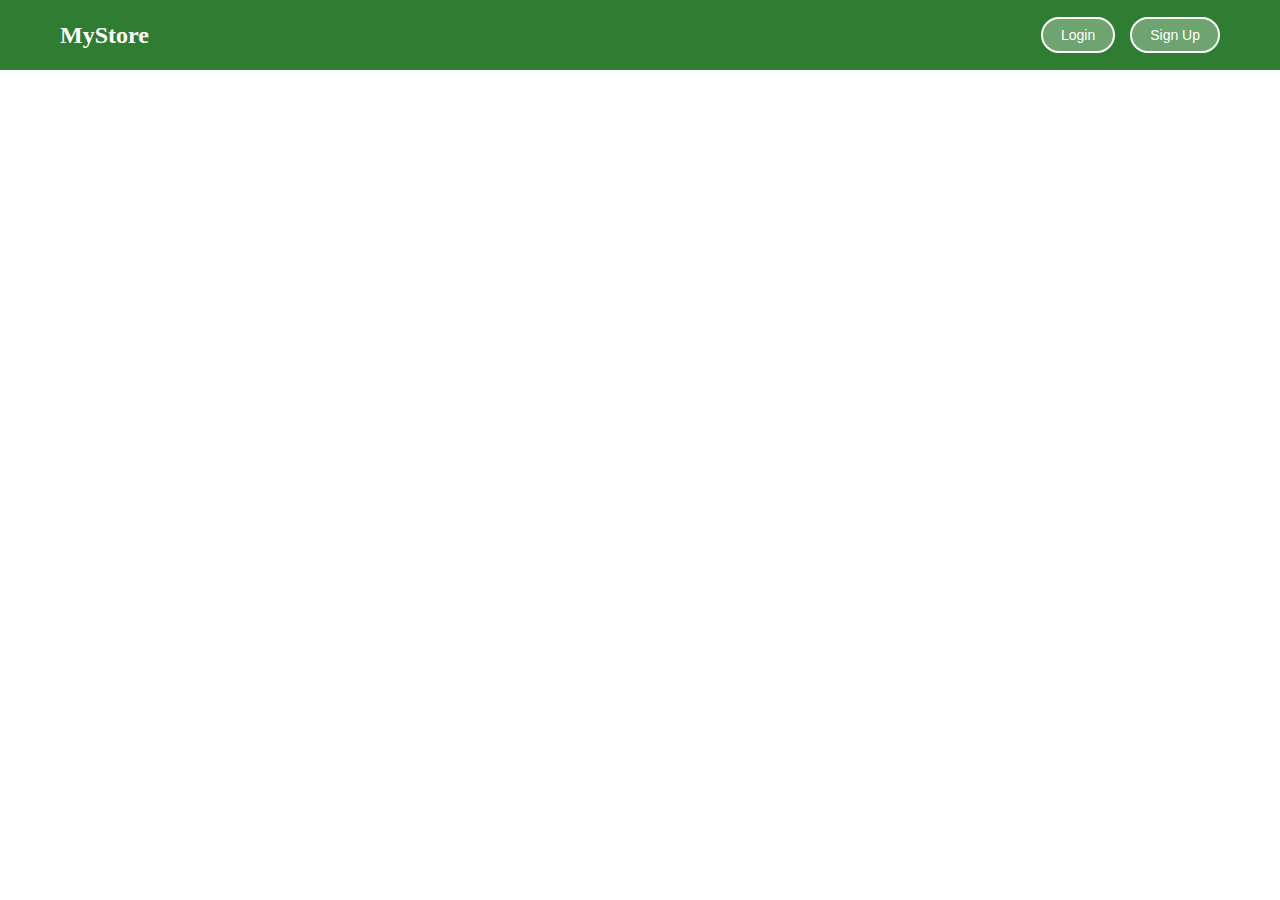
<file: index.html>
<!DOCTYPE html>
<html lang="en">
<head>
  <meta charset="UTF-8">
  <title>My Store</title>

  <!-- Connect CSS -->
  <link rel="stylesheet" href="index.css">
</head>
<body>

  <!-- Navbar -->
  <nav class="navbar">
    <div class="nav-left">
      <h2 class="logo">MyStore</h2>
    </div>

    <div class="nav-right">
      <a href="login.html">
        <button class="btn login-btn">Login</button>
      </a>

      <a href="signup.html">
        <button class="btn signup-btn">Sign Up</button>
      </a>
    </div>
  </nav>

</body>
</html>
</file>
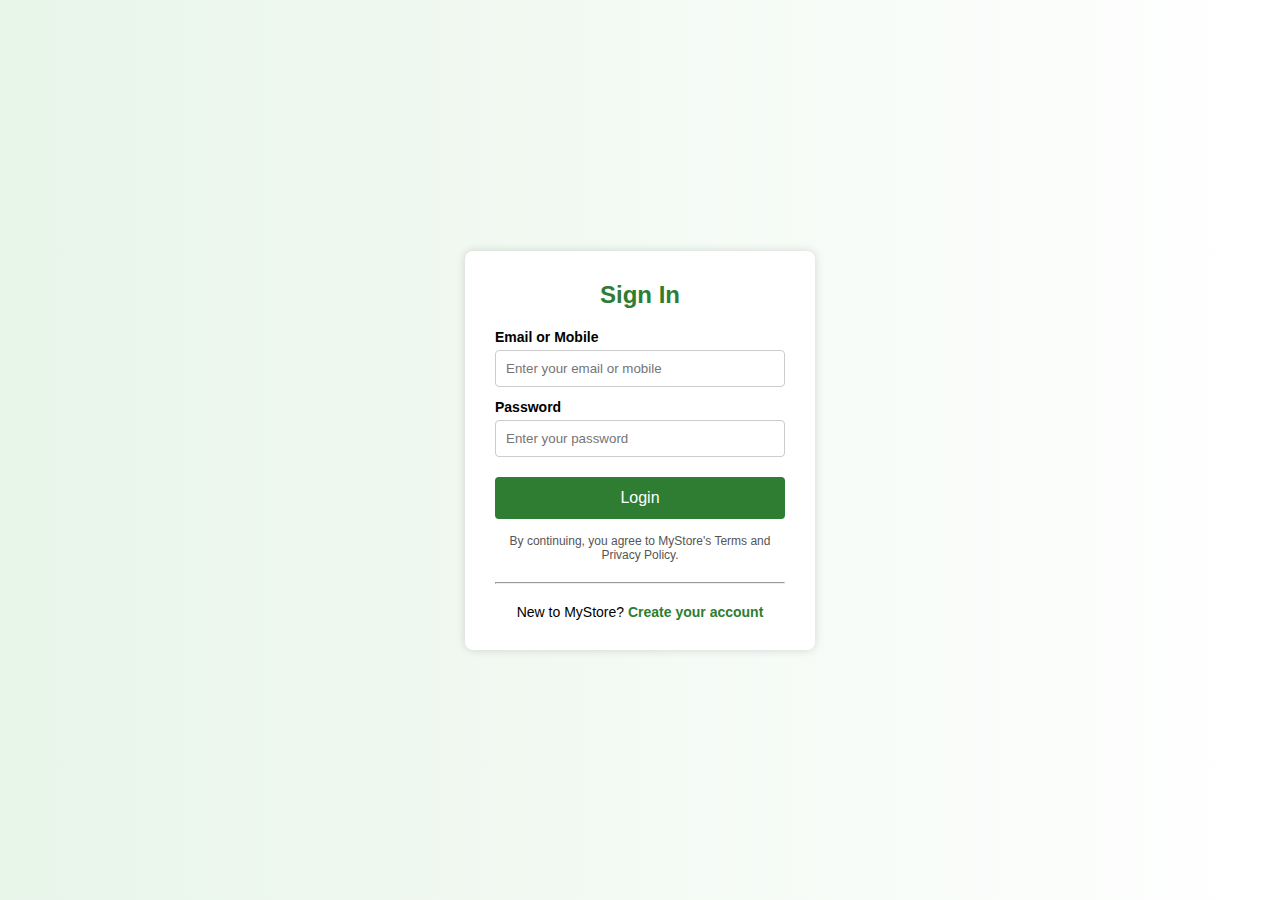
<file: login.html>
<!DOCTYPE html>
<html lang="en">
<head>
  <meta charset="UTF-8">
  <title>Login - MyStore</title>
  <link rel="stylesheet" href="auth.css">
</head>
<body>

  <div class="auth-container">
    <h2>Sign In</h2>

    <form>
      <label>Email or Mobile</label>
      <input type="text" placeholder="Enter your email or mobile" required>

      <label>Password</label>
      <input type="password" placeholder="Enter your password" required>

      <button type="submit" class="auth-btn">Login</button>

      <p class="small-text">
        By continuing, you agree to MyStore's Terms and Privacy Policy.
      </p>
    </form>

    <hr>

    <p class="switch-text">
      New to MyStore? <a href="signup.html">Create your account</a>
    </p>
  </div>

</body>
</html>
</file>
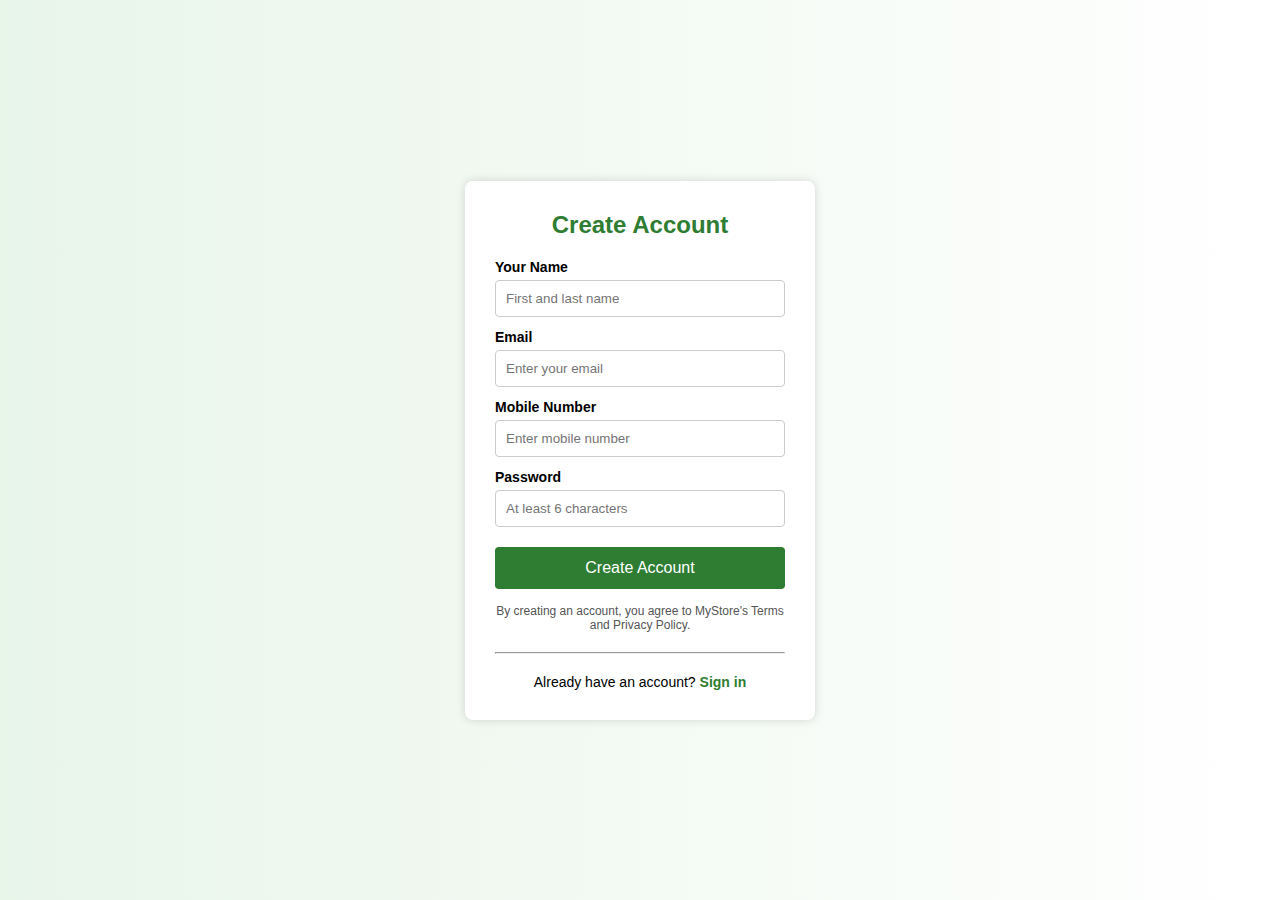
<file: signup.html>
<!DOCTYPE html>
<html lang="en">
<head>
  <meta charset="UTF-8">
  <title>Sign Up - MyStore</title>
  <link rel="stylesheet" href="auth.css">
</head>
<body>

  <div class="auth-container">
    <h2>Create Account</h2>

    <form>
      <label>Your Name</label>
      <input type="text" placeholder="First and last name" required>

      <label>Email</label>
      <input type="email" placeholder="Enter your email" required>

      <label>Mobile Number</label>
      <input type="text" placeholder="Enter mobile number" required>

      <label>Password</label>
      <input type="password" placeholder="At least 6 characters" required>

      <button type="submit" class="auth-btn">Create Account</button>

      <p class="small-text">
        By creating an account, you agree to MyStore's Terms and Privacy Policy.
      </p>
    </form>

    <hr>

    <p class="switch-text">
      Already have an account? <a href="login.html">Sign in</a>
    </p>
  </div>

</body>
</html>
</file>
<file: index.css>
/* Reset default margin */
* {
  margin: 0;
  padding: 0;
  box-sizing: border-box;
}

/* Navbar */
.navbar {
  width: 100%;
  height: 70px;
  background-color: #2e7d32; /* Green */
  display: flex;
  align-items: center;
  justify-content: space-between;
  padding: 0 60px;
}

/* Logo */
.logo {
  color: white;
  font-size: 24px;
  font-weight: bold;
}

/* Right side buttons */
.nav-right {
  display: flex;
  gap: 15px;
}

/* Button style */
.btn {
  padding: 8px 18px;
  border-radius: 20px;
  font-size: 14px;
  cursor: pointer;
  border: 2px solid white;
  background-color: rgba(255, 255, 255, 0.3); /* white transparent */
  color: white;
  outline: none;
  transition: 0.4s;
}

/* Hover */
.btn:hover {
  background-color: white;
  color: #2e7d32;
}
</file>
<file: auth.css>
/* Reset */
* {
  margin: 0;
  padding: 0;
  box-sizing: border-box;
  font-family: Arial, sans-serif;
}

/* Background */
body {
  height: 100vh;
  background: linear-gradient(to right, #e8f5e9, #ffffff);
  display: flex;
  justify-content: center;
  align-items: center;
}

/* Main card */
.auth-container {
  width: 350px;
  background-color: white;
  padding: 30px;
  border-radius: 8px;
  box-shadow: 0 0 10px rgba(0,0,0,0.15);
}

/* Title */
.auth-container h2 {
  margin-bottom: 20px;
  color: #2e7d32;
  text-align: center;
}

/* Labels */
.auth-container label {
  font-size: 14px;
  font-weight: bold;
  display: block;
  margin-top: 12px;
  margin-bottom: 5px;
}

/* Inputs */
.auth-container input {
  width: 100%;
  padding: 10px;
  border: 1px solid #ccc;
  border-radius: 4px;
  outline: none;
}

.auth-container input:focus {
  border-color: #2e7d32;
}

/* Button */
.auth-btn {
  width: 100%;
  margin-top: 20px;
  padding: 12px;
  background-color: #2e7d32;
  color: white;
  border: none;
  border-radius: 4px;
  font-size: 16px;
  cursor: pointer;
  transition: 0.3s;
}

.auth-btn:hover {
  background-color: #1b5e20;
}

/* Small text */
.small-text {
  font-size: 12px;
  margin-top: 15px;
  color: #555;
  text-align: center;
}

/* Divider */
hr {
  margin: 20px 0;
}

/* Switch text */
.switch-text {
  text-align: center;
  font-size: 14px;
}

.switch-text a {
  color: #2e7d32;
  text-decoration: none;
  font-weight: bold;
}

.switch-text a:hover {
  text-decoration: underline;
}
</file>
